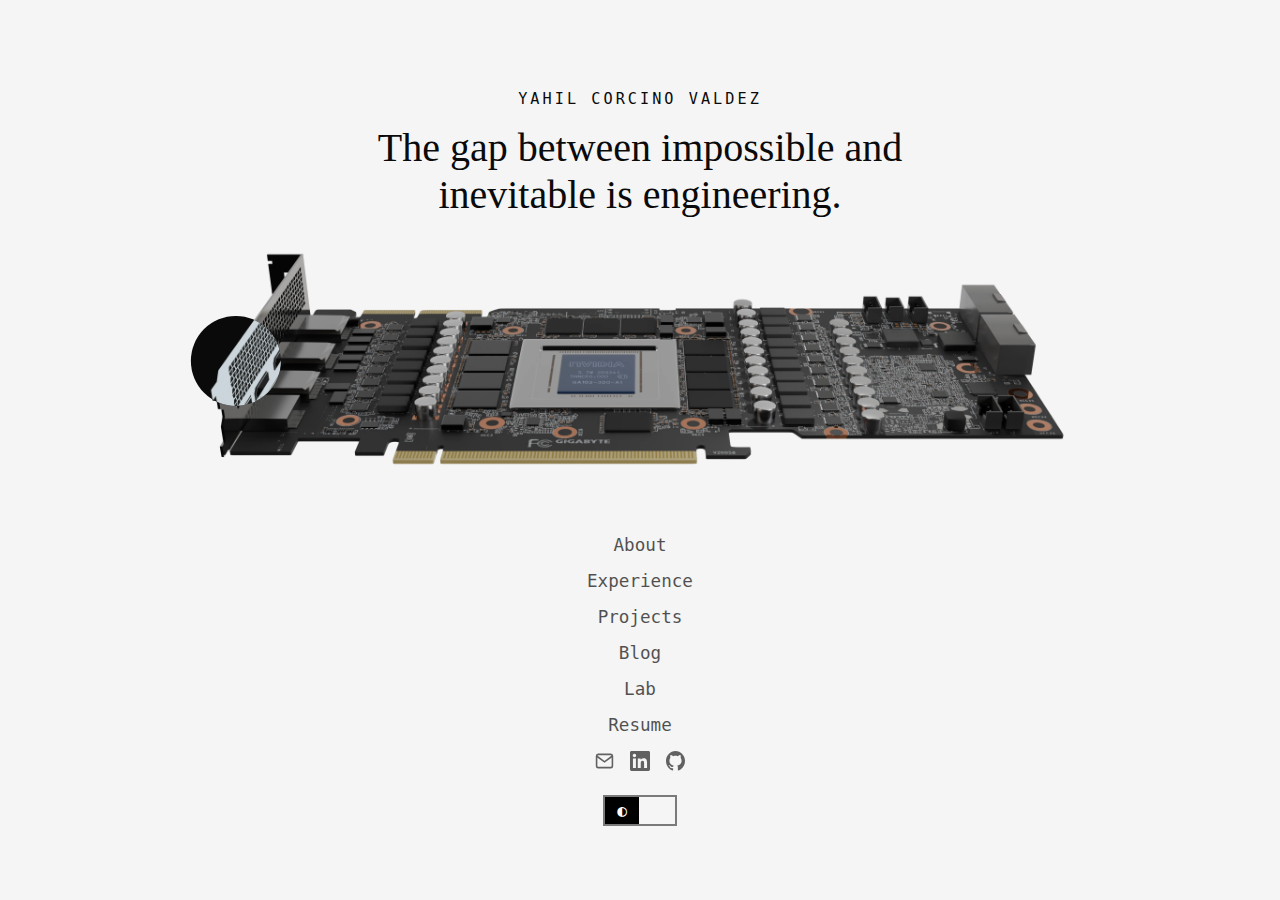
<file: index.html>
<!DOCTYPE html>
<html lang="en">

<head>
    <meta charset="UTF-8">
    <meta name="viewport" content="width=device-width, initial-scale=1.0">

    <title>Yahil Corcino's Portfolio</title>
    <meta name="description"
        content="My name is Yahil Corcino. I'm studying Computer Engineering at NJIT, and I like building.">
    <meta name="keywords"
        content="Yahil Corcino, portfolio, NJIT, new jersey institute of technology, computer engineering, software developer, hardware engineer, projects, experience, skills, blog, IEEE, SHPE">
    <meta name="author" content="Yahil Corcino Valdez">

    <meta property="og:type" content="website">
    <meta property="og:url" content="https://yrcv.org/">
    <meta property="og:title" content="Yahil Corcino's Portfolio">
    <meta property="og:description"
        content="My name is Yahil Corcino. I'm studying Computer Engineering at NJIT, and I like building.">
    <meta property="og:image" content="https://yrcv.github.io/assets/projects/5portfoliosite.png">

    <meta name="mobile-web-app-capable" content="yes">
    <meta name="apple-mobile-web-app-capable" content="yes">
    <meta name="apple-mobile-web-app-title" content="yrcv">
    <meta name="apple-mobile-web-app-status-bar-style" content="black-translucent">
    <link rel="apple-touch-icon" sizes="180x180" href="assets/chip.png">

    <meta property="twitter:card" content="summary_large_image">
    <meta property="twitter:url" content="https://yrcv.org/">
    <meta property="twitter:title" content="Yahil Corcino's Portfolio">
    <meta property="twitter:description"
        content="My name is Yahil Corcino. I'm studying Computer Engineering at NJIT, and I like building.">
    <meta property="twitter:image" content="https://yrcv.github.io/assets/projects/5portfoliosite.png">

    <meta name="theme-color" content="#0a0a0a">

    <link rel="canonical" href="https://yrcv.github.io/">
    <link rel="icon" type="image/png" href="assets/nand.png">
    
    <link rel="stylesheet" href="css/styles.css">

    <link rel="preload" href="pages/landing.html" as="fetch" crossorigin>
    <link rel="preload" href="js/main.js" as="script">
    <link rel="preload" href="assets/xray.webp" as="image">
    <link rel="preload" href="assets/realistic.webp" as="image">
</head>

<body class="dark-mode">
    <main id="content"></main>
    <script src="js/main.js"></script>
    <script src="js/sounds.js"></script>
</body>

</html>
</file>
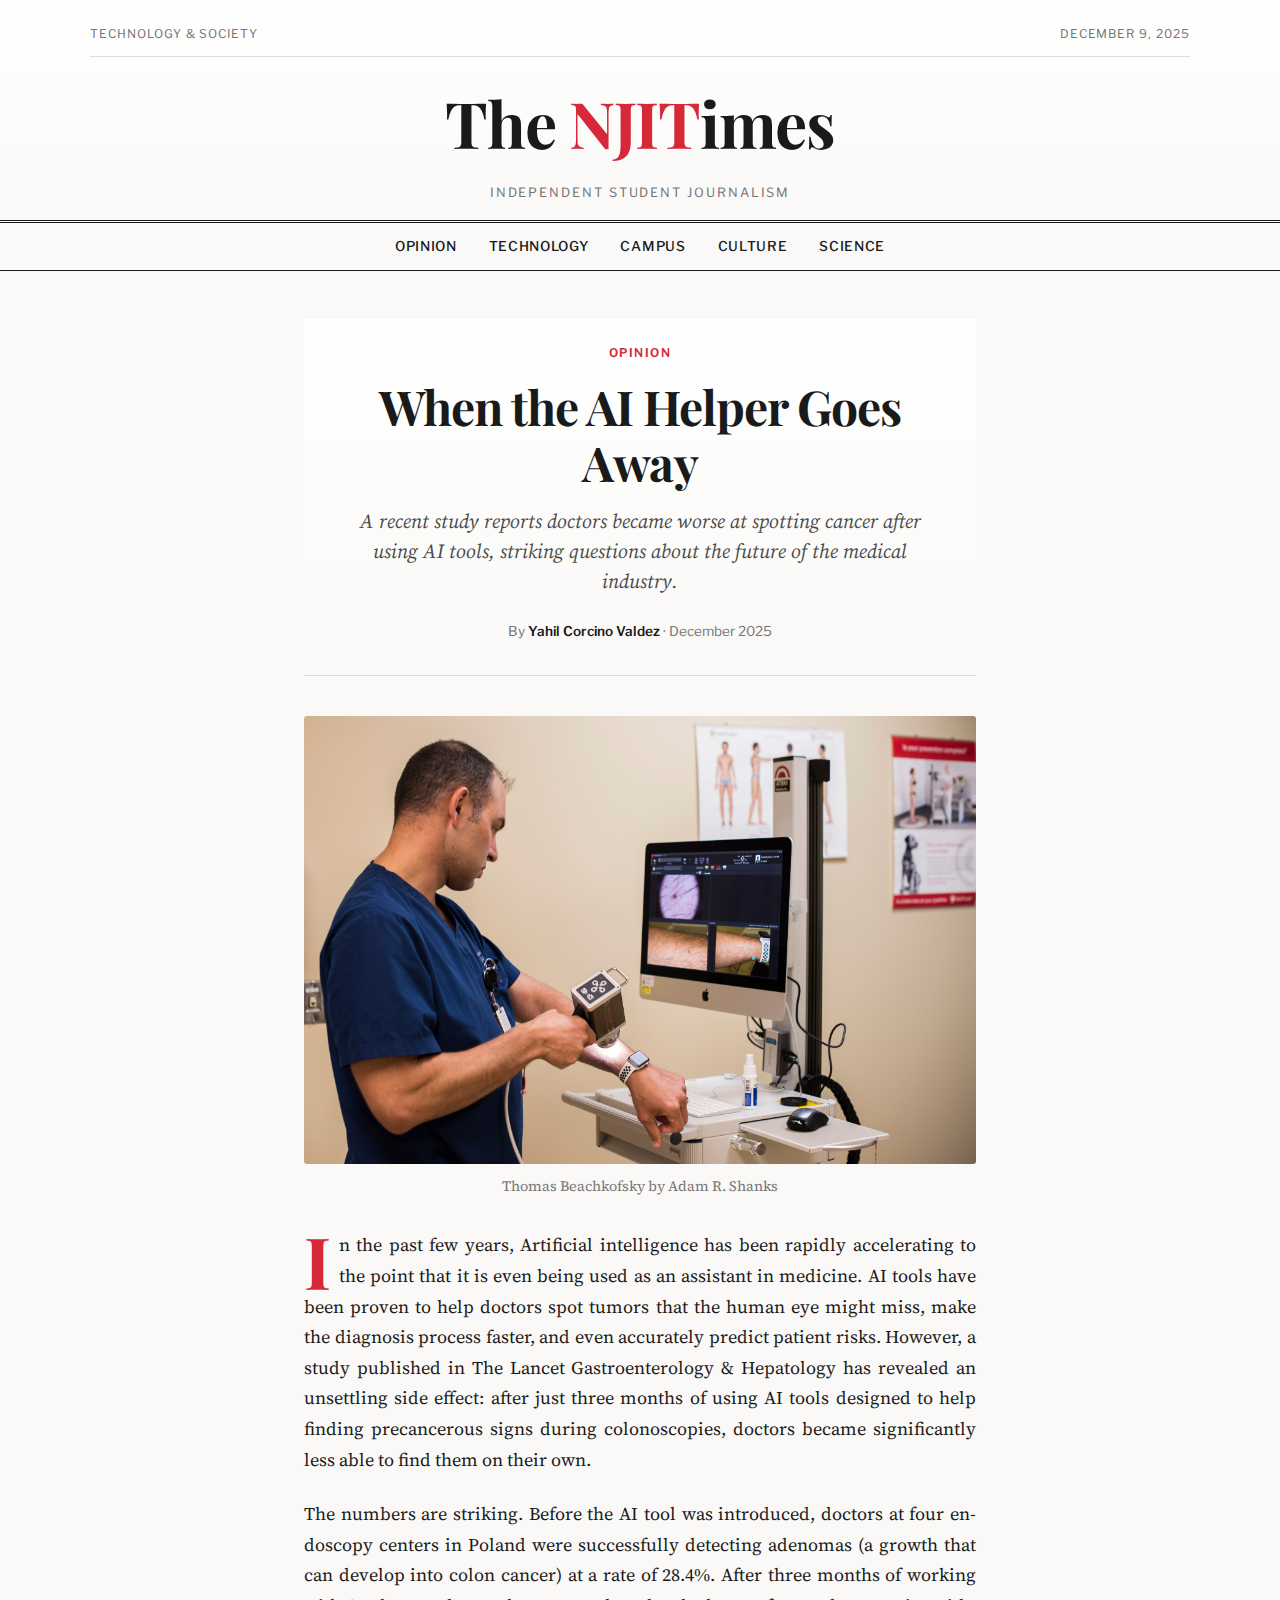
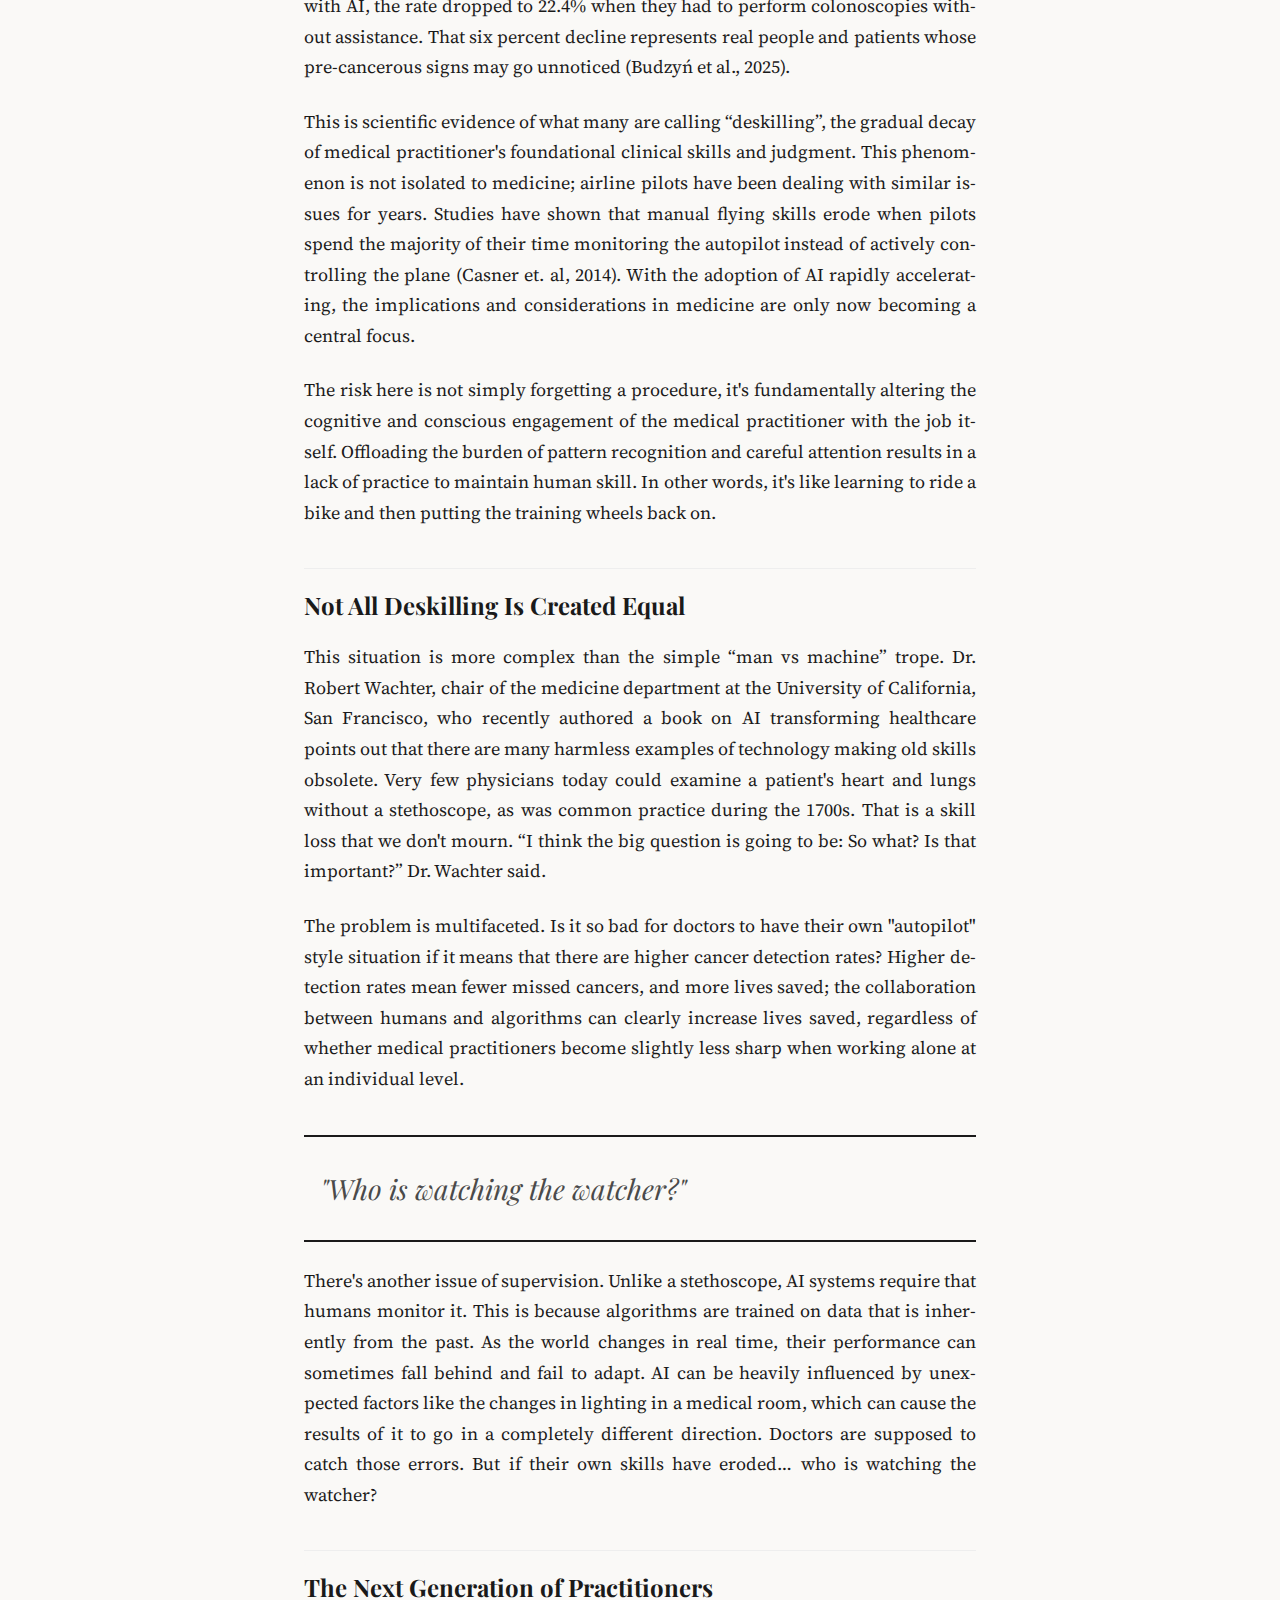
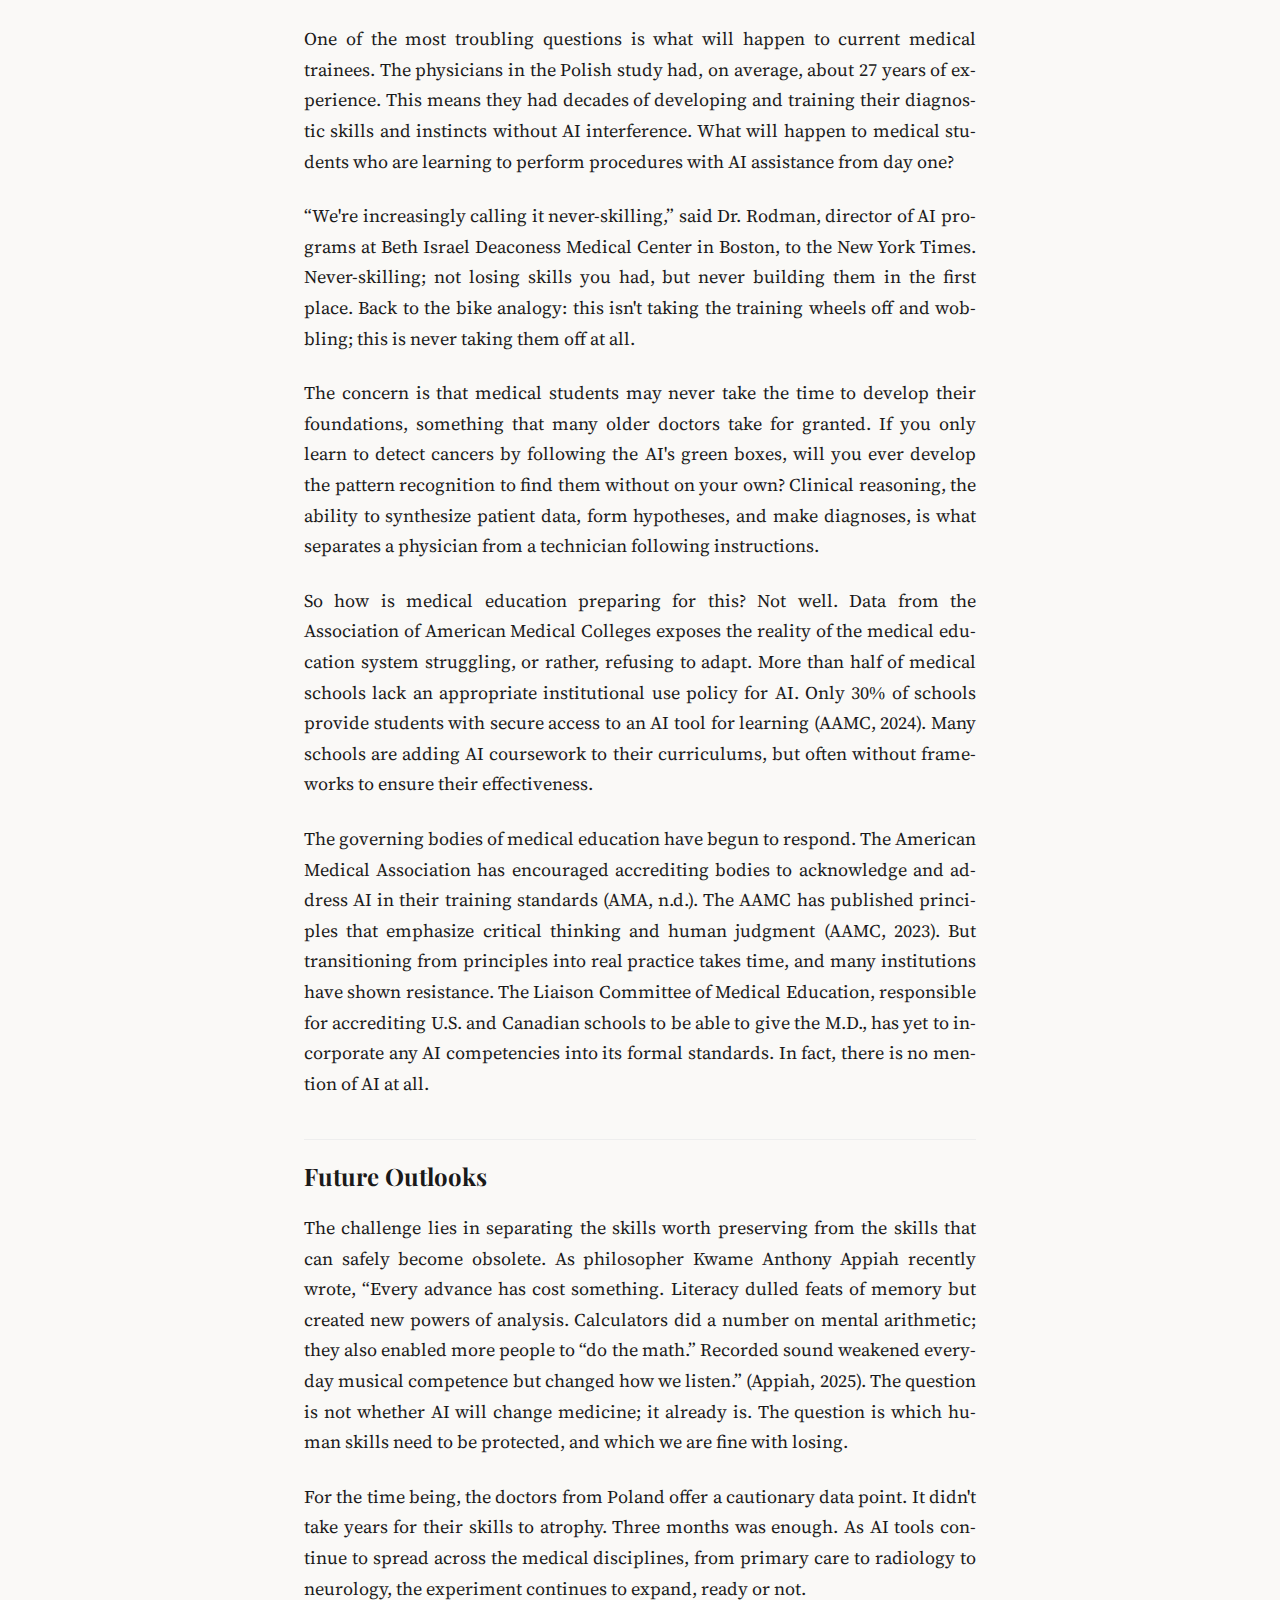
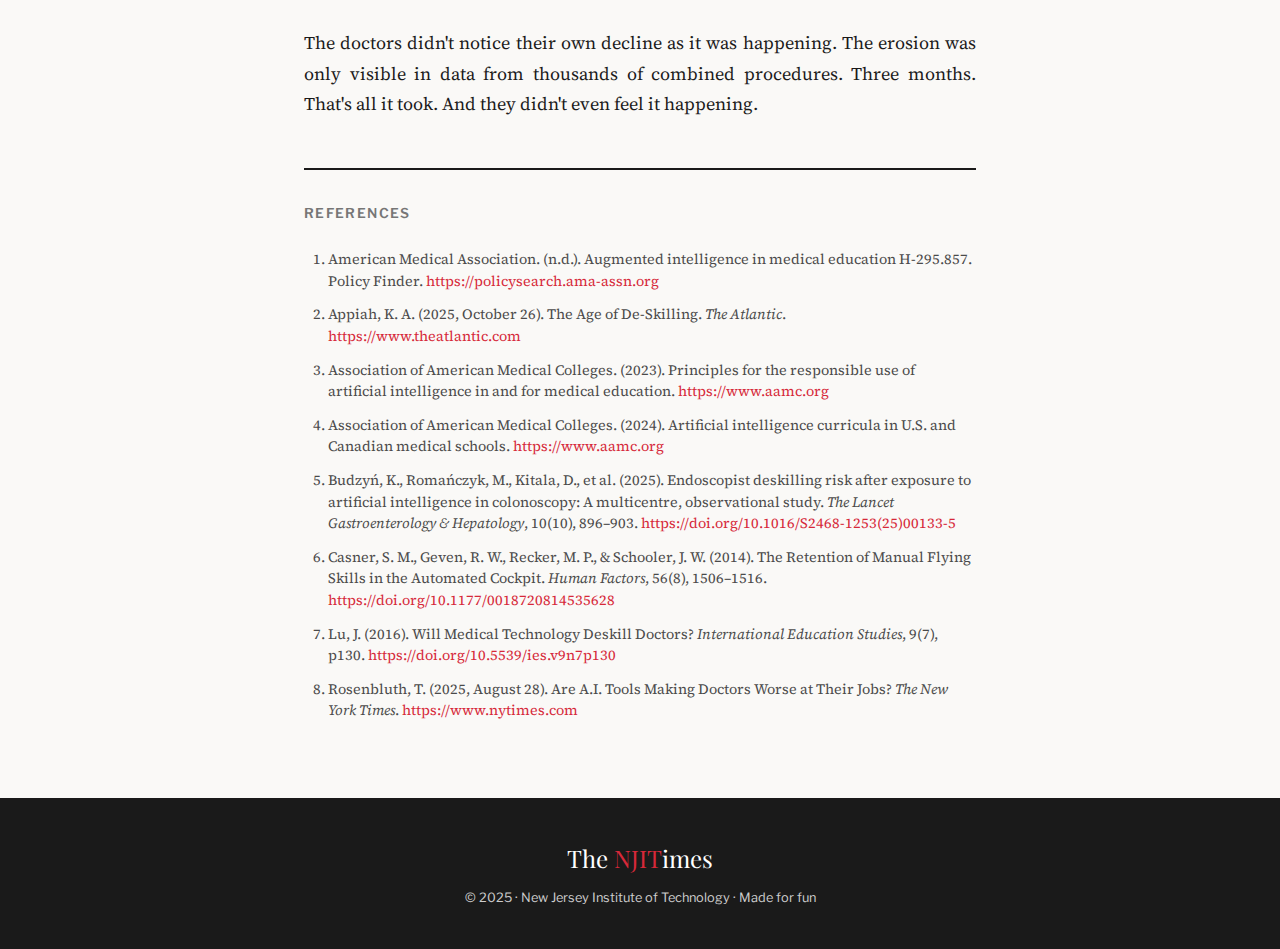
<file: njitimes/index.html>
<!DOCTYPE html>
<html lang="en">
<head>
    <meta charset="UTF-8">
    <meta name="viewport" content="width=device-width, initial-scale=1.0">
    <title>When the AI Helper Goes Away | The NJITimes</title>
    <link rel="preconnect" href="https://fonts.googleapis.com">
    <link rel="preconnect" href="https://fonts.gstatic.com" crossorigin>
    <link href="https://fonts.googleapis.com/css2?family=Playfair+Display:ital,wght@0,400;0,700;1,400&family=Source+Serif+4:ital,opsz,wght@0,8..60,400;0,8..60,600;1,8..60,400&family=Libre+Franklin:wght@400;500;600&display=swap" rel="stylesheet">
    <style>
        :root {
            --njit-red: #D62839;
            --text-primary: #1a1a1a;
            --text-secondary: #4a4a4a;
            --text-muted: #767676;
            --border-color: #1a1a1a;
            --bg-cream: #faf9f7;
            --accent-gold: #c9a227;
        }

        * {
            margin: 0;
            padding: 0;
            box-sizing: border-box;
        }

        body {
            font-family: 'Source Serif 4', Georgia, serif;
            background-color: var(--bg-cream);
            color: var(--text-primary);
            line-height: 1.7;
            font-size: 18px;
        }

        /* Header / Masthead */
        header {
            border-bottom: 3px double var(--border-color);
            padding: 1.5rem 2rem 1rem;
            text-align: center;
            background: linear-gradient(to bottom, #fff, var(--bg-cream));
        }

        .top-bar {
            display: flex;
            justify-content: space-between;
            align-items: center;
            max-width: 1100px;
            margin: 0 auto 0.75rem;
            padding-bottom: 0.75rem;
            border-bottom: 1px solid #ddd;
            font-family: 'Libre Franklin', sans-serif;
            font-size: 0.75rem;
            color: var(--text-muted);
            text-transform: uppercase;
            letter-spacing: 0.08em;
        }

        .masthead {
            max-width: 1100px;
            margin: 0 auto;
        }

        .masthead h1 {
            font-family: 'Playfair Display', Georgia, serif;
            font-size: clamp(2.5rem, 6vw, 4rem);
            font-weight: 700;
            letter-spacing: -0.02em;
            margin-bottom: 0.25rem;
        }

        .masthead h1 .njit {
            color: var(--njit-red);
        }

        .tagline {
            font-family: 'Libre Franklin', sans-serif;
            font-size: 0.8rem;
            text-transform: uppercase;
            letter-spacing: 0.15em;
            color: var(--text-muted);
        }

        /* Navigation */
        nav {
            border-bottom: 1px solid var(--border-color);
            background: var(--bg-cream);
            position: sticky;
            top: 0;
            z-index: 100;
        }

        nav ul {
            display: flex;
            justify-content: center;
            gap: 2rem;
            list-style: none;
            max-width: 1100px;
            margin: 0 auto;
            padding: 0.75rem 2rem;
            font-family: 'Libre Franklin', sans-serif;
            font-size: 0.85rem;
            font-weight: 500;
            text-transform: uppercase;
            letter-spacing: 0.05em;
        }

        nav a {
            color: var(--text-primary);
            text-decoration: none;
            transition: color 0.2s;
        }

        nav a:hover {
            color: var(--njit-red);
        }

        /* Main Article */
        main {
            max-width: 720px;
            margin: 0 auto;
            padding: 3rem 1.5rem 4rem;
        }

        .article-header {
            text-align: center;
            margin-bottom: 2.5rem;
            padding-bottom: 2rem;
            border-bottom: 1px solid #ddd;
        }

        .article-category {
            font-family: 'Libre Franklin', sans-serif;
            font-size: 0.75rem;
            font-weight: 600;
            text-transform: uppercase;
            letter-spacing: 0.12em;
            color: var(--njit-red);
            margin-bottom: 1rem;
        }

        .article-title {
            font-family: 'Playfair Display', Georgia, serif;
            font-size: clamp(2rem, 5vw, 3rem);
            font-weight: 700;
            line-height: 1.15;
            margin-bottom: 1rem;
            letter-spacing: -0.02em;
        }

        .article-subtitle {
            font-family: 'Source Serif 4', Georgia, serif;
            font-size: 1.25rem;
            font-style: italic;
            color: var(--text-secondary);
            line-height: 1.5;
            max-width: 580px;
            margin: 0 auto 1.5rem;
        }

        .article-meta {
            font-family: 'Libre Franklin', sans-serif;
            font-size: 0.85rem;
            color: var(--text-muted);
        }

        .article-meta .author {
            font-weight: 600;
            color: var(--text-primary);
        }

        /* Article Body */
        .article-body p {
            margin-bottom: 1.5rem;
            text-align: justify;
            hyphens: auto;
        }

        .article-body p:first-of-type::first-letter {
            font-family: 'Playfair Display', Georgia, serif;
            font-size: 4.5rem;
            float: left;
            line-height: 0.8;
            padding-right: 0.5rem;
            padding-top: 0.1rem;
            color: var(--njit-red);
            font-weight: 700;
        }

        .article-body h2 {
            font-family: 'Playfair Display', Georgia, serif;
            font-size: 1.5rem;
            font-weight: 700;
            margin: 2.5rem 0 1rem;
            padding-top: 1rem;
            border-top: 1px solid #eee;
        }

        .article-body blockquote {
            margin: 2rem 0;
            padding: 1.5rem 2rem;
            border-left: 4px solid var(--njit-red);
            background: rgba(214, 40, 57, 0.04);
            font-style: italic;
            font-size: 1.1rem;
        }

        .article-body blockquote cite {
            display: block;
            margin-top: 0.75rem;
            font-size: 0.9rem;
            font-style: normal;
            color: var(--text-muted);
        }

        /* Pull Quote */
        .pull-quote {
            font-family: 'Playfair Display', Georgia, serif;
            font-size: 1.75rem;
            font-style: italic;
            text-align: center;
            padding: 2rem 1rem;
            margin: 2.5rem 0;
            border-top: 2px solid var(--border-color);
            border-bottom: 2px solid var(--border-color);
            color: var(--text-secondary);
            line-height: 1.4;
        }

        /* References Section */
        .references {
            margin-top: 3rem;
            padding-top: 2rem;
            border-top: 2px solid var(--border-color);
        }

        .references h3 {
            font-family: 'Libre Franklin', sans-serif;
            font-size: 0.85rem;
            font-weight: 600;
            text-transform: uppercase;
            letter-spacing: 0.1em;
            margin-bottom: 1.5rem;
            color: var(--text-muted);
        }

        .references ol {
            font-size: 0.9rem;
            color: var(--text-secondary);
            padding-left: 1.5rem;
        }

        .references li {
            margin-bottom: 0.75rem;
            line-height: 1.5;
        }

        .references a {
            color: var(--njit-red);
            text-decoration: none;
            word-break: break-word;
            white-space: nowrap;
        }

        .references a:hover {
            text-decoration: underline;
        }

        /* Footer */
        footer {
            background: var(--text-primary);
            color: #ccc;
            padding: 2.5rem 2rem;
            text-align: center;
            font-family: 'Libre Franklin', sans-serif;
            font-size: 0.8rem;
        }

        footer .footer-logo {
            font-family: 'Playfair Display', Georgia, serif;
            font-size: 1.5rem;
            color: #fff;
            margin-bottom: 0.5rem;
        }

        footer .footer-logo .njit {
            color: var(--njit-red);
        }

        /* Responsive */
        @media (max-width: 600px) {
            nav ul {
                gap: 1rem;
                flex-wrap: wrap;
                font-size: 0.75rem;
            }

            .article-body p {
                text-align: left;
            }

            .pull-quote {
                font-size: 1.4rem;
            }
        }
    </style>
</head>
<body>
    <header>
        <div class="top-bar">
            <span>Technology & Society</span>
            <span>December 9, 2025</span>
        </div>
        <div class="masthead">
            <h1>The <span class="njit">NJIT</span>imes</h1>
            <p class="tagline">Independent Student Journalism</p>
        </div>
    </header>

    <nav>
        <ul>
            <li><a href="#">Opinion</a></li>
            <li><a href="#">Technology</a></li>
            <li><a href="#">Campus</a></li>
            <li><a href="#">Culture</a></li>
            <li><a href="#">Science</a></li>
        </ul>
    </nav>

    <main>
        <article>
            <header class="article-header">
                <p class="article-category">Opinion</p>
                <h1 class="article-title">When the AI Helper Goes Away</h1>
                <p class="article-subtitle">A recent study reports doctors became worse at spotting cancer after using AI tools, striking questions about the future of the medical industry.</p>
                <p class="article-meta">
                    By <span class="author">Yahil Corcino Valdez</span> · 
                    December 2025
                </p>
            </header>

            <figure class="hero-image">
                <img src="hero.jpg" alt="A doctor looking at a computer screen displaying medical images with AI assistance." style="width:100%; height:auto; border-radius:3px; margin-bottom:1rem;">
                <figcaption style="font-size:0.9rem; color:var(--text-muted); text-align:center; margin-top:-1rem; margin-bottom:2rem;">Thomas Beachkofsky by Adam R. Shanks</figcaption>
            </figure>

            <div class="article-body">
                <p>In the past few years, Artificial intelligence has been rapidly accelerating to the point that it is even being used as an assistant in medicine. AI tools have been proven to help doctors spot tumors that the human eye might miss, make the diagnosis process faster, and even accurately predict patient risks. However, a study published in The Lancet Gastroenterology & Hepatology has revealed an unsettling side effect: after just three months of using AI tools designed to help finding precancerous signs during colonoscopies, doctors became significantly less able to find them on their own.</p>

                <p>The numbers are striking. Before the AI tool was introduced, doctors at four endoscopy centers in Poland were successfully detecting adenomas (a growth that can develop into colon cancer) at a rate of 28.4%. After three months of working with AI, the rate dropped to 22.4% when they had to perform colonoscopies without assistance. That six percent decline represents real people and patients whose pre-cancerous signs may go unnoticed (Budzyń et al., 2025).</p>

                <p>This is scientific evidence of what many are calling “deskilling”, the gradual decay of medical practitioner's foundational clinical skills and judgment. This phenomenon is not isolated to medicine; airline pilots have been dealing with similar issues for years. Studies have shown that manual flying skills erode when pilots spend the majority of their time monitoring the autopilot instead of actively controlling the plane (Casner et. al, 2014). With the adoption of AI rapidly accelerating, the implications and considerations in medicine are only now becoming a central focus.</p>

                <p>The risk here is not simply forgetting a procedure, it's fundamentally altering the cognitive and conscious engagement of the medical practitioner with the job itself. Offloading the burden of pattern recognition and careful attention results in a lack of practice to maintain human skill. In other words, it's like learning to ride a bike and then putting the training wheels back on.</p>

                <h2>Not All Deskilling Is Created Equal</h2>

                <p>This situation is more complex than the simple “man vs machine” trope. Dr. Robert Wachter, chair of the medicine department at the University of California, San Francisco, who recently authored a book on AI transforming healthcare points out that there are many harmless examples of technology making old skills obsolete. Very few physicians today could examine a patient's heart and lungs without a stethoscope, as was common practice during the 1700s. That is a skill loss that we don't mourn. “I think the big question is going to be: So what? Is that important?” Dr. Wachter said.</p>

                <p>The problem is multifaceted. Is it so bad for doctors to have their own "autopilot" style situation if it means that there are higher cancer detection rates? Higher detection rates mean fewer missed cancers, and more lives saved; the collaboration between humans and algorithms can clearly increase lives saved, regardless of whether medical practitioners become slightly less sharp when working alone at an individual level.</p>

                <p class="pull-quote">"Who is watching the watcher?"</p>

                <p>There's another issue of supervision. Unlike a stethoscope, AI systems require that humans monitor it. This is because algorithms are trained on data that is inherently from the past. As the world changes in real time, their performance can sometimes fall behind and fail to adapt. AI can be heavily influenced by unexpected factors like the changes in lighting in a medical room, which can cause the results of it to go in a completely different direction. Doctors are supposed to catch those errors. But if their own skills have eroded… who is watching the watcher?</p>

                <h2>The Next Generation of Practitioners</h2>

                <p>One of the most troubling questions is what will happen to current medical trainees. The physicians in the Polish study had, on average, about 27 years of experience. This means they had decades of developing and training their diagnostic skills and instincts without AI interference. What will happen to medical students who are learning to perform procedures with AI assistance from day one?</p>

                <p>“We're increasingly calling it never-skilling,” said Dr. Rodman, director of AI programs at Beth Israel Deaconess Medical Center in Boston, to the New York Times. Never-skilling; not losing skills you had, but never building them in the first place. Back to the bike analogy: this isn't taking the training wheels off and wobbling; this is never taking them off at all.</p>

                <p>The concern is that medical students may never take the time to develop their foundations, something that many older doctors take for granted. If you only learn to detect cancers by following the AI's green boxes, will you ever develop the pattern recognition to find them without on your own? Clinical reasoning, the ability to synthesize patient data, form hypotheses, and make diagnoses, is what separates a physician from a technician following instructions.</p>

                <p>So how is medical education preparing for this? Not well. Data from the Association of American Medical Colleges exposes the reality of the medical education system struggling, or rather, refusing to adapt. More than half of medical schools lack an appropriate institutional use policy for AI. Only 30% of schools provide students with secure access to an AI tool for learning (AAMC, 2024). Many schools are adding AI coursework to their curriculums, but often without frameworks to ensure their effectiveness.</p>

                <p>The governing bodies of medical education have begun to respond. The American Medical Association has encouraged accrediting bodies to acknowledge and address AI in their training standards (AMA, n.d.). The AAMC has published principles that emphasize critical thinking and human judgment (AAMC, 2023). But transitioning from principles into real practice takes time, and many institutions have shown resistance. The Liaison Committee of Medical Education, responsible for accrediting U.S. and Canadian schools to be able to give the M.D., has yet to incorporate any AI competencies into its formal standards. In fact, there is no mention of AI at all.</p>

                <h2>Future Outlooks</h2>

                <p>The challenge lies in separating the skills worth preserving from the skills that can safely become obsolete. As philosopher Kwame Anthony Appiah recently wrote, “Every advance has cost something. Literacy dulled feats of memory but created new powers of analysis. Calculators did a number on mental arithmetic; they also enabled more people to “do the math.” Recorded sound weakened everyday musical competence but changed how we listen.” (Appiah, 2025). The question is not whether AI will change medicine; it already is. The question is which human skills need to be protected, and which we are fine with losing.</p>

                <p>For the time being, the doctors from Poland offer a cautionary data point. It didn't take years for their skills to atrophy. Three months was enough. As AI tools continue to spread across the medical disciplines, from primary care to radiology to neurology, the experiment continues to expand, ready or not.</p>

                <p>The doctors didn't notice their own decline as it was happening. The erosion was only visible in data from thousands of combined procedures. Three months. That's all it took. And they didn't even feel it happening.</p>
            </div>

            <section class="references">
                <h3>References</h3>
                <ol>
                    <li>American Medical Association. (n.d.). Augmented intelligence in medical education H-295.857. Policy Finder. <a href="https://policysearch.ama-assn.org/policyfinder/detail/%22Augmented%20Intelligence%20in%20Medical%20Education%20H-295.857%22?uri=%2FAMADoc%2FHOD.xml-H-295.857.xml">https://policysearch.ama-assn.org</a></li>
                    <li>Appiah, K. A. (2025, October 26). The Age of De-Skilling. <em>The Atlantic</em>. <a href="https://www.theatlantic.com/ideas/archive/2025/10/ai-deskilling-automation-technology/684669/">https://www.theatlantic.com</a></li>
                    <li>Association of American Medical Colleges. (2023). Principles for the responsible use of artificial intelligence in and for medical education. <a href="https://www.aamc.org/about-us/mission-areas/medical-education/principles-ai-use">https://www.aamc.org</a></li>
                    <li>Association of American Medical Colleges. (2024). Artificial intelligence curricula in U.S. and Canadian medical schools. <a href="https://www.aamc.org/media/84666/download">https://www.aamc.org</a></li>
                    <li>Budzyń, K., Romańczyk, M., Kitala, D., et al. (2025). Endoscopist deskilling risk after exposure to artificial intelligence in colonoscopy: A multicentre, observational study. <em>The Lancet Gastroenterology & Hepatology</em>, 10(10), 896–903. <a href="https://doi.org/10.1016/S2468-1253(25)00133-5">https://doi.org/10.1016/S2468-1253(25)00133-5</a></li>
                    <li>Casner, S. M., Geven, R. W., Recker, M. P., & Schooler, J. W. (2014). The Retention of Manual Flying Skills in the Automated Cockpit. <em>Human Factors</em>, 56(8), 1506–1516. <a href="https://doi.org/10.1177/0018720814535628">https://doi.org/10.1177/0018720814535628</a></li>
                    <li>Lu, J. (2016). Will Medical Technology Deskill Doctors? <em>International Education Studies</em>, 9(7), p130. <a href="https://doi.org/10.5539/ies.v9n7p130">https://doi.org/10.5539/ies.v9n7p130</a></li>
                    <li>Rosenbluth, T. (2025, August 28). Are A.I. Tools Making Doctors Worse at Their Jobs? <em>The New York Times</em>. <a href="https://www.nytimes.com/2025/08/28/well/ai-making-doctors-worse-deskilling.html">https://www.nytimes.com</a></li>
                </ol>
            </section>
        </article>
    </main>

    <footer>
        <p class="footer-logo">The <span class="njit">NJIT</span>imes</p>
        <p>© 2025 · New Jersey Institute of Technology · Made for fun</p>
    </footer>
</body>
</html>
</file>
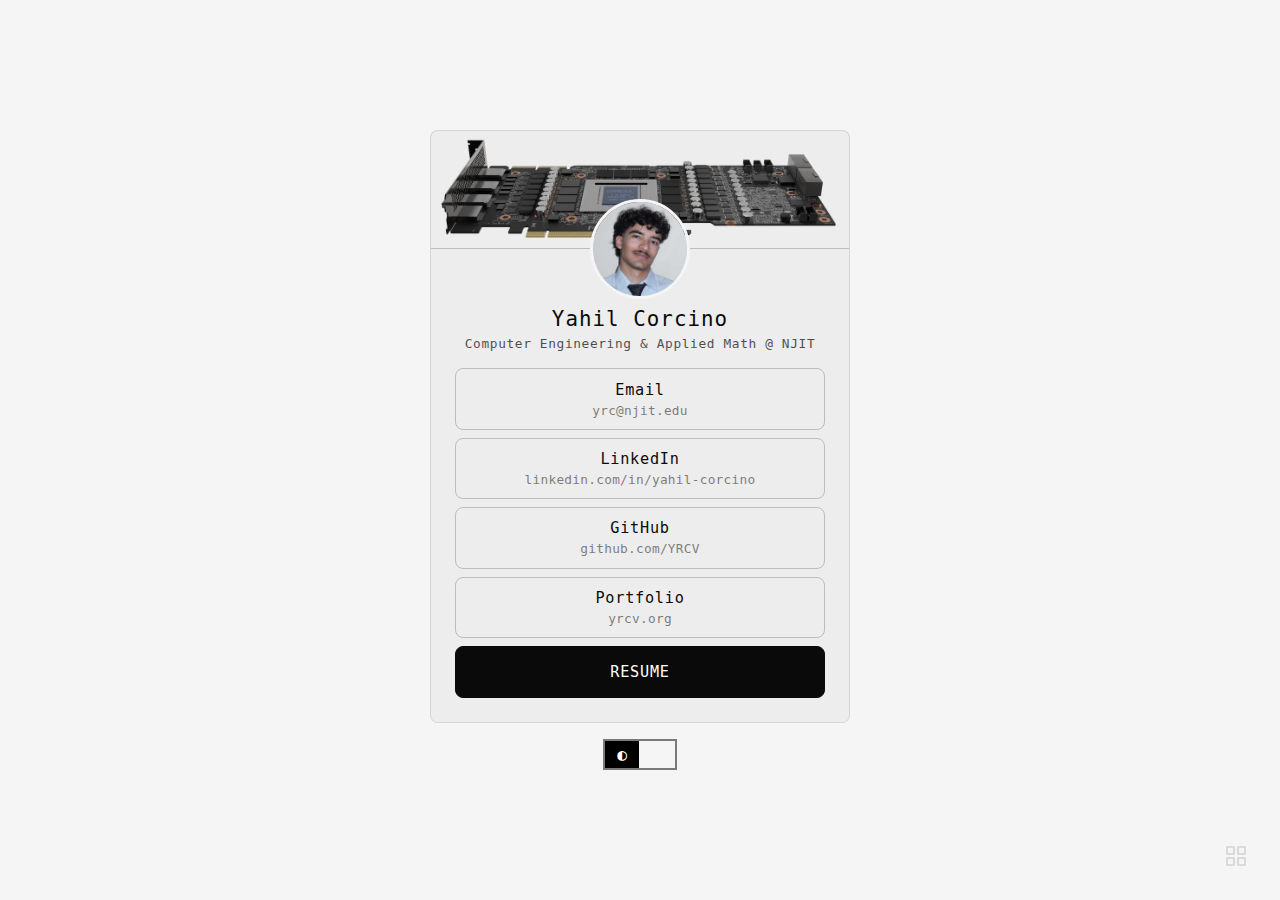
<file: links.html>
<!DOCTYPE html>
<html lang="en">

<head>
    <meta charset="UTF-8">
    <meta name="viewport" content="width=device-width, initial-scale=1.0">
    <title>Yahil Corcino - Links</title>

    <meta name="theme-color" content="#0a0a0a">

    <link rel="icon" type="image/png" href="assets/nand.png">
    <link rel="stylesheet" href="css/styles.css">

    <style>
        #links-page {
            min-height: 100dvh;
            display: flex;
            flex-direction: column;
            align-items: center;
            justify-content: center;
            padding: 1rem;
            font-family: 'SF MONO', 'Fira Code', monospace;
        }

        .links-card {
            width: 100%;
            max-width: 420px;
            background: rgb(15, 15, 15);
            border: 1px solid rgba(255, 255, 255, 0.1);
            border-radius: 8px;
            position: relative;
        }

        body.light-mode .links-card {
            background: rgba(0, 0, 0, 0.03);
            border: 1px solid rgba(0, 0, 0, 0.1);
        }

        .links-banner {
            width: 100%;
            aspect-ratio: 32/9;
            position: relative;
            background-color: transparent;
            border-bottom: 1px solid rgba(255, 255, 255, 0.2);
            border-top-left-radius: 8px;
            border-top-right-radius: 8px;
            overflow: hidden;
        }

        body.light-mode .links-banner {
            border-bottom: 1px solid rgba(0, 0, 0, 0.2);
        }

        .links-pcb {
            width: 100%;
            height: 100%;
            background-size: contain;
            background-repeat: no-repeat;
            background-position: center;
            transition: background-image 0.5s ease;
        }

        body.dark-mode .links-pcb {
            background-image: url('assets/xray.webp');
        }

        body.light-mode .links-pcb {
            background-image: url('assets/realistic.webp');
        }

        .links-profile-container {
            display: flex;
            justify-content: center;
            margin-top: -50px;
            position: relative;
            z-index: 2;
        }

        .links-profile-pic {
            width: 100px;
            height: 100px;
            border-radius: 50%;
            object-fit: cover;
            border: 3px solid #0a0a0a;
            transition: border-color 0.5s ease;
        }

        body.light-mode .links-profile-pic {
            border: 3px solid #f5f5f5;
        }

        .links-header {
            text-align: center;
            padding: 0.5rem 1.5rem 0;
        }

        .links-name {
            font-size: 1.3rem;
            font-weight: 300;
            margin-bottom: 0.25rem;
            letter-spacing: 0.05em;
        }

        .links-desc {
            font-size: 0.8rem;
            opacity: 0.7;
            margin-bottom: 1rem;
            letter-spacing: 0.05em;
            line-height: 1.4;
        }

        .links-list {
            display: flex;
            flex-direction: column; 
            gap: 0.5rem;
            padding: 0 1.5rem 1.5rem;
        }

        .link-item {
            display: flex;
            flex-direction: column;
            align-items: center;
            justify-content: center;
            padding: 0.7rem 1rem;
            border: 1px solid rgba(255, 255, 255, 0.2);
            border-radius: 8px;
            text-decoration: none;
            color: inherit;
            transition: background-color 0.2s ease, border-color 0.2s ease, transform 0.2s ease;
            position: relative;
        }

        body.light-mode .link-item {
            border: 1px solid rgba(0, 0, 0, 0.2);
        }

        .link-item:hover {
            border-color: rgba(255, 255, 255, 0.5);
            background-color: rgba(255, 255, 255, 0.02);
            transform: translateY(-2px);
        }

        body.light-mode .link-item:hover {
            border-color: rgba(0, 0, 0, 0.5);
            background-color: rgba(0, 0, 0, 0.02);
        }

        .link-title {
            font-size: 0.95rem;
            font-weight: 400;
            letter-spacing: 0.05em;
        }

        .link-subtext {
            font-size: 0.8rem;
            opacity: 0.5;
            margin-top: 0.25rem;
            letter-spacing: 0.02em;
        }

        .mode-toggle-links {
            margin-top: 1rem;
            display: flex;
            justify-content: center;
            width: 100%;
        }

        .portfolio-link {
            position: relative;
            overflow: hidden;
        }

        #portfolio-button-canvas {
            position: absolute;
            top: 0;
            left: 0;
            width: 100%;
            height: 100%;
            pointer-events: none;
        }

        .resume-link {
            background-color: #ffffff;
            color: #0a0a0a !important;
            border-color: #ffffff;
            font-weight: 600;
            padding: 1rem;
            transition: all 0.2s ease;
            text-transform: uppercase;
            letter-spacing: 0.1em;
        }

        .resume-link:hover {
            background-color: #e6e6e6;
            border-color: #e6e6e6;
            transform: translateY(-2px);
        }

        body.light-mode .resume-link {
            background-color: #0a0a0a;
            color: #ffffff !important;
            border-color: #0a0a0a;
        }

        body.light-mode .resume-link:hover {
            background-color: #1a1a1a;
            border-color: #1a1a1a;
            transform: translateY(-2px);
        }

        .qr-btn {
            position: fixed;
            bottom: 1.5rem;
            right: 1.5rem;
            background: transparent;
            border: none;
            color: rgba(255, 255, 255, 0.15);
            cursor: pointer;
            transition: color 0.2s ease, transform 0.2s ease;
            padding: 0.5rem;
            z-index: 50;
            display: flex;
            align-items: center;
            justify-content: center;
        }

        body.light-mode .qr-btn {
            color: rgba(0, 0, 0, 0.15);
        }

        .qr-btn:hover {
            color: rgba(255, 255, 255, 0.5);
            transform: scale(1.05);
        }

        body.light-mode .qr-btn:hover {
            color: rgba(0, 0, 0, 0.5);
        }

        .qr-modal {
            position: fixed;
            top: 0;
            left: 0;
            width: 100%;
            height: 100%;
            background: rgba(10, 10, 10, 0.85);
            backdrop-filter: blur(5px);
            -webkit-backdrop-filter: blur(5px);
            display: flex;
            flex-direction: column;
            align-items: center;
            justify-content: center;
            z-index: 1000;
            opacity: 0;
            pointer-events: none;
            transition: opacity 0.3s ease;
        }

        body.light-mode .qr-modal {
            background: rgba(245, 245, 245, 0.85);
        }

        .qr-modal.active {
            opacity: 1;
            pointer-events: auto;
        }

        .qr-card {
            background: transparent;
            border: 1px solid rgba(255, 255, 255, 0.2);
            padding: 2rem;
            border-radius: 8px;
            display: flex;
            flex-direction: column;
            align-items: center;
            gap: 1.5rem;
            transform: translateY(20px);
            transition: transform 0.3s ease;
        }

        body.light-mode .qr-card {
            border: 1px solid rgba(0, 0, 0, 0.2);
        }

        .qr-modal.active .qr-card {
            transform: translateY(0);
        }

        .qr-image-container {
            width: 200px;
            height: 200px;
            background: #fff;
            padding: 10px;
            border-radius: 8px;
            position: relative;
        }

        .qr-image-container img {
            width: 100%;
            height: 100%;
            display: block;
        }

        .qr-close {
            background: transparent;
            border: 1px solid rgba(255, 255, 255, 0.2);
            color: inherit;
            padding: 0.5rem 1.5rem;
            border-radius: 4px;
            cursor: pointer;
            font-family: inherit;
            font-size: 0.9rem;
            transition: all 0.2s ease;
        }

        body.light-mode .qr-close {
            border: 1px solid rgba(0, 0, 0, 0.2);
        }

        .qr-close:hover {
            background: rgba(255, 255, 255, 0.1);
        }

        body.light-mode .qr-close:hover {
            background: rgba(0, 0, 0, 0.05);
        }
    </style>
</head>

<body class="dark-mode">
    <div id="links-page">
        <div class="links-card">


            <div class="links-banner">
                <div class="links-pcb"></div>
            </div>
            <div class="links-profile-container">
                <img src="assets/profile.jpg" alt="Yahil Corcino Valdez" class="links-profile-pic">
            </div>

            <div class="links-header">
                <h1 class="links-name">Yahil Corcino</h1>
                <p class="links-desc">Computer Engineering & Applied Math @ NJIT</p>
            </div>

            <div class="links-list">
                <a href="mailto:yrc@njit.edu" class="link-item">
                    <span class="link-title">Email</span>
                    <span class="link-subtext">yrc@njit.edu</span>
                </a>
                <a href="https://linkedin.com/in/yahil-corcino" target="_blank" rel="noopener noreferrer"
                    class="link-item">
                    <span class="link-title">LinkedIn</span>
                    <span class="link-subtext">linkedin.com/in/yahil-corcino</span>
                </a>
                <a href="https://github.com/YRCV" target="_blank" rel="noopener noreferrer" class="link-item">
                    <span class="link-title">GitHub</span>
                    <span class="link-subtext">github.com/YRCV</span>
                </a>
                <a href="https://yrcv.github.io" class="link-item portfolio-link">
                    <canvas id="portfolio-button-canvas"></canvas>
                    <span class="link-title">Portfolio</span>
                    <span class="link-subtext">yrcv.org</span>
                </a>
                <a href="assets/YahilCorcinoResume.pdf" target="_blank" class="link-item resume-link">
                    <span class="link-title">Resume</span>
                </a>
            </div>
        </div>

        <div class="mode-toggle mode-toggle-links">
            <button class="mode-button" onclick="toggleLocalMode()">
                <span class="mode-icon dark-icon">◐</span>
                <span class="mode-icon light-icon">◐</span>
            </button>
        </div>
    </div>

    <button class="qr-btn" onclick="toggleQRModal()" title="Show QR Code">
        <svg xmlns="http://www.w3.org/2000/svg" width="24" height="24" viewBox="0 0 24 24" fill="none" stroke="currentColor" stroke-width="1.5" stroke-linecap="round" stroke-linejoin="round">
            <rect x="3" y="3" width="7" height="7"></rect>
            <rect x="14" y="3" width="7" height="7"></rect>
            <rect x="14" y="14" width="7" height="7"></rect>
            <rect x="3" y="14" width="7" height="7"></rect>
        </svg>
    </button>

    <div class="qr-modal" id="qrModal" onclick="if(event.target === this) toggleQRModal()">
        <div class="qr-card">
            <div class="qr-image-container">
                <img id="qrCodeImg" src="assets/links-qr.png" alt="Page QR Code">
            </div>
            <button class="qr-close" onclick="toggleQRModal()">Close</button>
        </div>
    </div>

    <script>
        function toggleQRModal() {
            const modal = document.getElementById('qrModal');
            modal.classList.toggle('active');
        }

        document.addEventListener('keydown', function(event) {
            if (event.key === 'Escape') {
                const modal = document.getElementById('qrModal');
                if (modal && modal.classList.contains('active')) {
                    toggleQRModal();
                }
            }
        });

        function toggleLocalMode() {
            const currentMode = document.body.className.includes('dark') ? 'dark' : 'light';
            const newMode = currentMode === 'dark' ? 'light' : 'dark';
            document.body.className = newMode + '-mode';
            localStorage.setItem('preferredMode', newMode);
        }

        function initLocalMode() {
            const savedMode = localStorage.getItem('preferredMode');
            const prefersDark = window.matchMedia('(prefers-color-scheme: dark)').matches;
            document.body.className = (savedMode || (prefersDark ? 'dark' : 'light')) + '-mode';
        }

        document.addEventListener('DOMContentLoaded', initLocalMode);
    </script>
</body>

</html>
</file>
<file: css/styles.css>
/* Reset & base styles */
* {
    margin: 0;
    padding: 0;
    box-sizing: border-box;
}

::selection {
    background-color: oklch(61.53% 0.1675 262.04 / 10%);
    color: oklch(61.53% 0.1675 262.04);
}

body {
    min-height: 100vh;
    font-family: 'SF MONO', 'Fira Code', monospace;
    transition: background-color 0.5s ease;
}

/* Theme modes */
body.dark-mode {
    background-color: #0a0a0a;
    color: #ffffff;
}

body.light-mode {
    background-color: #f5f5f5;
    color: #0a0a0a;
}

/* Typography */
.header {
    letter-spacing: 0.2em;
    font-size: 0.95rem;
    text-transform: uppercase;
    margin-top: 1rem;
    margin-bottom: 1rem;
}

.tagline {
    font-size: 2.5rem;
    text-align: center;
    margin-bottom: 1rem;
    font-weight: 300;
    font-family: Georgia, serif;
    width: 600px;
    max-width: 90vw;
}

/* Layout sections */
#landing {
    min-height: 100vh;
    display: flex;
    flex-direction: column;
    align-items: center;
    justify-content: center;
}

section:not(#landing) {
    min-height: 100vh;
    padding: 6rem 2rem 4rem;
    display: flex;
    flex-direction: column;
    align-items: center;
    justify-content: flex-start;
}

/* Landing page navigation - vertical list */
.landing-nav {
    display: flex;
    flex-direction: column;
    gap: 1rem;
    margin-top: 3rem;
    align-items: center;
}

.landing-link {
    color: inherit;
    text-decoration: none;
    font-size: 1.1rem;
    opacity: 0.7;
    transition: opacity 0.2s;
    position: relative;
}

.landing-link::before {
    /* Arrow that appears on hover */
    content: '→ ';
    opacity: 0;
    position: absolute;
    left: -1.5rem;
    transition: opacity 0.2s;
}

.landing-link:hover {
    opacity: 1;
}

.landing-link:hover::before {
    opacity: 1;
}

/* Back to home link on other pages */
.back-home {
    position: fixed;
    top: 2rem;
    left: 2rem;
    color: inherit;
    text-decoration: none;
    opacity: 0.6;
    transition: opacity 0.2s;
    z-index: 100;
}

.back-home:hover {
    opacity: 1;
}

/* PCB effect */
.pcb-container {
    position: relative;
    width: 900px;
    max-width: 90vw;
    aspect-ratio: 32/9;
}

.pcb-layer {
    position: absolute;
    top: 0;
    left: 0;
    width: 100%;
    height: 100%;
    background-size: contain;
    background-repeat: no-repeat;
    background-position: center;
}

body.dark-mode .pcb-base {
    background-image: url('../assets/xray.webp');
}

body.dark-mode .pcb-reveal {
    background-image: url('../assets/realistic.webp');
    clip-path: circle(0px at 50% 50%);
}

body.light-mode .pcb-base {
    background-image: url('../assets/realistic.webp');
}

body.light-mode .pcb-reveal {
    background-image: url('../assets/xray.webp');
    background-color: #0a0a0a;
    clip-path: circle(0px at 50% 50%);
}

.custom-cursor {
    position: fixed;
    width: 90px;
    height: 90px;
    border: 1px solid rgba(255, 255, 255, 0.25);
    border-radius: 50%;
    pointer-events: none;
    transform: translate(-50%, -50%);
    opacity: 0;
    transition: opacity 0.15s ease;
    z-index: 1000;
}

body.light-mode .custom-cursor {
    border-color: rgba(0, 0, 0, 0.3);
}

/* Modde toggle button */
.mode-toggle {
    margin-top: 2rem;
}

.mode-toggle .mode-button {
    display: flex;
    padding: 0;
    background: transparent;
    border: 2px solid;
    color: inherit;
    cursor: pointer;
    font-family: inherit;
    font-size: 1rem;
    overflow: hidden;
    transition: all 0.3s ease;
}

.mode-toggle .mode-icon {
    padding: 0.25rem 0.75rem;
    transition: all 0.3s ease;
}

.mode-toggle .dark-icon,
.mode-toggle .light-icon {
    display: none;
}

body.dark-mode .mode-toggle .dark-icon {
    display: block;
    background: white;
    color: black;
    margin-left: 2.25rem;
}

body.light-mode .mode-toggle .light-icon {
    display: block;
    background: black;
    color: white;
    margin-right: 2.25rem;
}

body.dark-mode .mode-toggle .mode-button {
    border-color: rgba(255, 255, 255, 0.5);
}

body.light-mode .mode-toggle .mode-button {
    border-color: rgba(0, 0, 0, 0.5);
}

/* Mode toggle on different pages */
#landing .mode-toggle {
    margin-top: 1.5rem;
}

/* Social Icons on Landing */
.social-icons {
    display: flex;
    gap: 1rem;
    margin-top: 1rem;
    justify-content: center;
}

.social-icon {
    opacity: 0.6;
    transition: opacity 0.3s ease, transform 0.3s ease;
    display: flex;
    align-items: center;
}

.social-icon:hover {
    opacity: 1;
    transform: translateY(-2px);
}

.social-icon img {
    width: 1.2rem;
    height: 1.2rem;
}

body.dark-mode .social-icon img {
    filter: invert(1) brightness(1);
}

body.light-mode .social-icon img {
    filter: none;
}


.page-mode-toggle {
    position: fixed;
    top: 2rem;
    right: 2rem;
    margin: 0rem;
    z-index: 100;
}

/* About Page Styles */
.about-container {
    max-width: 800px;
    width: 100%;
    padding: 0 2rem;
}

/* Profile Section */
.profile-section {
    text-align: center;
    margin-bottom: 4rem;
    animation: fadeIn 0.6s ease-out;
}

.profile-picture {
    width: 180px;
    height: 180px;
    border-radius: 50%;
    object-fit: cover;
    margin-bottom: 1.5rem;
    transition: transform 0.3s ease, box-shadow 0.3s ease;
}

body.dark-mode .profile-picture {
    border: 3px solid rgba(255, 255, 255, 0.2);
    box-shadow: 0 8px 32px rgba(255, 255, 255, 0.1);
}

body.light-mode .profile-picture {
    border: 3px solid rgba(0, 0, 0, 0.1);
    box-shadow: 0 8px 32px rgba(0, 0, 0, 0.1);
}

.profile-picture:hover {
    transform: scale(1.05);
}

body.dark-mode .profile-picture:hover {
    box-shadow: 0 12px 48px rgba(255, 255, 255, 0.15);
}

body.light-mode .profile-picture:hover {
    box-shadow: 0 12px 48px rgba(0, 0, 0, 0.15);
}

.profile-name {
    font-size: 2rem;
    font-weight: 300;
    margin-bottom: 0.5rem;
    letter-spacing: 0.05em;
}

.profile-title {
    font-size: 1.1rem;
    opacity: 0.7;
    letter-spacing: 0.1em;
    text-transform: uppercase;
    font-size: 0.9rem;
}

/* Bio Section */
.bio-section {
    margin-bottom: 4rem;
    animation: fadeIn 0.8s ease-out;
}

.section-heading {
    font-size: 1.5rem;
    font-weight: 300;
    margin-bottom: 1.5rem;
    letter-spacing: 0.1em;
    text-transform: uppercase;
    font-size: 1rem;
    opacity: 0.8;
}

.bio-content p {
    font-size: 1.05rem;
    line-height: 1.7;
    margin-bottom: 1.5rem;
    opacity: 0.9;
    font-family: -apple-system, BlinkMacSystemFont, 'Segoe UI', 'Roboto', 'Helvetica Neue', Arial, sans-serif;
}

.bio-content strong {
    font-weight: 600;
    opacity: 1;
}

.highlight-yellow {
    color: #ffd700;
}

body.light-mode .highlight-yellow {
    color: #ffa200;
}

.highlight-red {
    color: #ff453a;
}

body.light-mode .highlight-red {
    color: #f10c00;
}

.highlight-blue {
    color: #00a4fc;
}

body.light-mode .highlight-blue {
    color: #003db8;
}

/* Quote Section */
.quote-section {
    margin: 4rem 0;
    text-align: center;
}

.favorite-quote {
    font-size: 1.3rem;
    font-weight: 300;
    font-style: italic;
    line-height: 1.6;
    opacity: 0.8;
    margin: 0;
    padding: 0;
    border: none;
}

/* Gallery Section */
.gallery-section {
    margin-bottom: 4rem;
    animation: fadeIn 1s ease-out;
}

.gallery-grid {
    column-count: 3;
    column-gap: 1.5rem;
    margin-top: 2rem;
}

.gallery-item {
    position: relative;
    overflow: hidden;
    border-radius: 8px;
    cursor: pointer;
    transition: transform 0.3s ease, box-shadow 0.3s ease;
    margin-bottom: 1.5rem;
    break-inside: avoid;
    display: inline-block;
    width: 100%;
}

body.dark-mode .gallery-item {
    background: rgba(255, 255, 255, 0.05);
    border: 1px solid rgba(255, 255, 255, 0.1);
}

body.light-mode .gallery-item {
    background: rgba(0, 0, 0, 0.05);
    border: 1px solid rgba(0, 0, 0, 0.1);
}

.gallery-image {
    width: 100%;
    height: auto;
    display: block;
    transition: transform 0.3s ease;
}

.gallery-caption {
    position: absolute;
    bottom: 0;
    left: 0;
    right: 0;
    padding: 1.5rem 1rem;
    background: linear-gradient(to top, rgba(0, 0, 0, 0.8), transparent);
    color: white;
    font-size: 0.95rem;
    opacity: 0;
    transform: translateY(10px);
    transition: opacity 0.3s ease, transform 0.3s ease;
    pointer-events: none;
}

.gallery-item:hover {
    transform: translateY(-4px);
}

body.dark-mode .gallery-item:hover {
    box-shadow: 0 12px 32px rgba(255, 255, 255, 0.15);
}

body.light-mode .gallery-item:hover {
    box-shadow: 0 12px 32px rgba(0, 0, 0, 0.15);
}

.gallery-item:hover .gallery-image {
    transform: scale(1.05);
}

.gallery-item:hover .gallery-caption {
    opacity: 1;
    transform: translateY(0);
}

/* Skills Section on About Page */
.skills-section {
    margin-top: 4rem;
}

.skills-content-about {
    display: flex;
    flex-direction: column;
    gap: 1.5rem;
}

.skills-content-about .skill-category {
    margin-bottom: 0;
}

.skills-content-about .skill-category-name {
    font-size: 0.85rem;
    font-weight: 400;
    margin-bottom: 1rem;
    letter-spacing: 0.15em;
    text-transform: uppercase;
    opacity: 0.6;
}

.skills-content-about .skill-list {
    display: flex;
    flex-wrap: wrap;
    gap: 0.6rem;
}

.skills-content-about .skill-box {
    padding: 0.4rem 0.85rem;
    border-radius: 3px;
    font-size: 0.85rem;
    font-weight: 400;
    transition: all 0.2s ease;
    cursor: default;
}

body.dark-mode .skills-content-about .skill-box {
    background: rgba(255, 255, 255, 0.04);
    border: 1px solid rgba(255, 255, 255, 0.12);
}

body.light-mode .skills-content-about .skill-box {
    background: rgba(0, 0, 0, 0.025);
    border: 1px solid rgba(0, 0, 0, 0.12);
}

.skills-content-about .skill-box:hover {
    transform: translateY(-1px);
}

body.dark-mode .skills-content-about .skill-box:hover {
    background: rgba(255, 255, 255, 0.06);
    border-color: rgba(255, 255, 255, 0.2);
}

body.light-mode .skills-content-about .skill-box:hover {
    background: rgba(0, 0, 0, 0.04);
    border-color: rgba(0, 0, 0, 0.2);
}

/* Projects Page Styles */
.projects-container {
    max-width: 1200px;
    width: 100%;
    padding: 0 2rem;
}

.projects-grid {
    display: grid;
    grid-template-columns: repeat(3, 1fr);
    gap: 2rem;
    margin-top: 3rem;
}

.project-card {
    border-radius: 8px;
    overflow: hidden;
    transition: border-color 0.15s ease, box-shadow 0.15s ease;
    cursor: pointer;
}

body.dark-mode .project-card {
    background: rgba(255, 255, 255, 0.03);
    border: 1px solid rgba(255, 255, 255, 0.1);
}

body.light-mode .project-card {
    background: rgba(0, 0, 0, 0.02);
    border: 1px solid rgba(0, 0, 0, 0.1);
}

body.dark-mode .project-card:hover {
    border-color: rgba(255, 255, 255, 0.3);
    box-shadow: 0 0 8px rgba(255, 255, 255, 0.06);
}

body.light-mode .project-card:hover {
    border-color: rgba(0, 0, 0, 0.3);
    box-shadow: 0 0 8px rgba(0, 0, 0, 0.06);
}

.project-image-container {
    position: relative;
    width: 100%;
    height: 200px;
    overflow: hidden;
}

.project-image-blur {
    position: absolute;
    top: 50%;
    left: 50%;
    transform: translate(-50%, -50%) scale(1.3);
    width: 100%;
    height: 100%;
    object-fit: cover;
    filter: blur(40px) saturate(1.2);
    z-index: 0;
}

body.dark-mode .project-image-blur {
    opacity: 0.4;
}

body.light-mode .project-image-blur {
    opacity: 0.6;
}

.project-image {
    position: relative;
    z-index: 1;
    width: 100%;
    height: 200px;
    object-fit: contain;
    transition: transform 0.1s ease;
}

.project-card:hover .project-image {
    transform: scale(1.05);
}

.project-content {
    padding: 1.5rem;
}

.project-title-row {
    display: flex;
    justify-content: space-between;
    align-items: center;
    margin-bottom: 0.75rem;
    gap: 1rem;
}

.project-title {
    font-size: 1.2rem;
    font-weight: 500;
    margin: 0;
}

.project-subtitle {
    font-size: 0.85rem;
    font-weight: 400;
    margin-top: 0.35rem;
    margin-bottom: 0.75rem;
    opacity: 0.7;
}

body.dark-mode .project-subtitle.highlight {
    color: #ffd700;
    opacity: 0.9;
}

body.light-mode .project-subtitle.highlight {
    color: #ffa200;
    opacity: 0.9;
}

.project-icons {
    display: flex;
    gap: 0.75rem;
    flex-shrink: 0;
}

.project-icon-link {
    opacity: 0.7;
    transition: opacity 0.2s ease, transform 0.2s ease;
    display: flex;
    align-items: center;
}

.project-icon-link:hover {
    opacity: 1;
    transform: translateY(-2px);
}

body.dark-mode .project-icon-link svg {
    stroke: #ffffff;
}

body.light-mode .project-icon-link svg {
    stroke: #000000;
}

.project-description {
    font-size: 0.95rem;
    line-height: 1.6;
    opacity: 0.8;
    margin-bottom: 1rem;
}

.project-tech {
    display: flex;
    flex-wrap: wrap;
    gap: 0.5rem;
    margin-bottom: 1.25rem;
}

.tech-tag {
    font-size: 0.8rem;
    padding: 0.25rem 0.6rem;
    border-radius: 3px;
}

body.dark-mode .tech-tag {
    background: rgba(255, 255, 255, 0.1);
}

body.light-mode .tech-tag {
    background: rgba(0, 0, 0, 0.08);
}


/* Responsive */
@media (max-width: 1024px) {
    .projects-grid {
        grid-template-columns: repeat(2, 1fr);
    }
}

@media (max-width: 640px) {
    .projects-grid {
        grid-template-columns: 1fr;
    }
}

/* Project Modal */
.project-modal-overlay {
    position: fixed;
    inset: 0;
    z-index: 1000;
    display: flex;
    align-items: center;
    justify-content: center;
    padding: 1.5rem;
    opacity: 0;
    pointer-events: none;
    transition: opacity 0.25s ease;
}

.project-modal-overlay.open {
    opacity: 1;
    pointer-events: all;
}

.project-modal-backdrop {
    position: absolute;
    inset: 0;
}

body.dark-mode .project-modal-backdrop {
    background: rgba(0, 0, 0, 0.6);
}

body.light-mode .project-modal-backdrop {
    background: rgba(200, 200, 200, 0.45);
}

.project-modal-card {
    position: relative;
    z-index: 1;
    width: 100%;
    max-width: 620px;
    max-height: calc(100vh - 3rem);
    overflow-y: auto;
    border-radius: 0;
    transform: translateY(100vh);
    transition: transform 0.45s cubic-bezier(0.22, 1, 0.36, 1);
}

body.dark-mode .project-modal-card {
    background: #0f0f0f;
    border: 1px solid rgba(255, 255, 255, 0.2);
    box-shadow: 0 0 0 1px rgba(255, 255, 255, 0.06), 0 32px 80px rgba(0, 0, 0, 0.7);
}

body.light-mode .project-modal-card {
    background: #ffffff;
    border: 1px solid rgba(0, 0, 0, 0.18);
    box-shadow: 0 0 0 1px rgba(0, 0, 0, 0.04), 0 32px 80px rgba(0, 0, 0, 0.15);
}

.project-modal-overlay.open .project-modal-card {
    transform: translateY(0);
}

/* Grayscale the page content behind the modal */
#content {
    transition: filter 0.35s ease;
}

#content.modal-open {
    filter: grayscale(1);
}

.project-modal-close {
    position: absolute;
    top: 1rem;
    right: 1rem;
    z-index: 2;
    width: 2rem;
    height: 2rem;
    display: flex;
    align-items: center;
    justify-content: center;
    background: transparent;
    border: none;
    cursor: pointer;
    font-size: 1.4rem;
    line-height: 1;
    opacity: 0.5;
    transition: opacity 0.2s ease;
    color: inherit;
    font-family: inherit;
    padding: 0;
}

.project-modal-close:hover {
    opacity: 1;
}

.project-modal-header {
    padding: 1.75rem 1.75rem 0;
}

.project-modal-title {
    font-size: 1.4rem;
    font-weight: 500;
    letter-spacing: 0.02em;
    margin: 0 0 0.3rem;
}

.project-modal-subtitle {
    font-size: 0.82rem;
    letter-spacing: 0.08em;
    text-transform: uppercase;
    opacity: 0.55;
    margin: 0;
}

body.dark-mode .project-modal-subtitle.highlight {
    color: #ffd700;
    opacity: 0.85;
}

body.light-mode .project-modal-subtitle.highlight {
    color: #ffa200;
    opacity: 0.85;
}

.project-modal-image-wrap {
    position: relative;
    margin: 1.25rem 1.75rem;
    overflow: hidden;
    background: transparent;
}

.project-modal-image-blur {
    position: absolute;
    inset: -10px;
    width: calc(100% + 20px);
    height: calc(100% + 20px);
    object-fit: cover;
    filter: blur(30px) saturate(1.3);
    z-index: 0;
    transform: scale(1.1);
}

body.dark-mode .project-modal-image-blur {
    opacity: 0.3;
}

body.light-mode .project-modal-image-blur {
    opacity: 0.5;
}

.project-modal-image {
    position: relative;
    z-index: 1;
    display: block;
    width: 100%;
    max-height: 260px;
    object-fit: contain;
}

.project-modal-links {
    display: flex;
    gap: 0.75rem;
    padding: 0 1.75rem 1rem;
}

.project-modal-link {
    display: inline-flex;
    align-items: center;
    gap: 0.4rem;
    font-size: 0.8rem;
    letter-spacing: 0.08em;
    text-transform: uppercase;
    text-decoration: none;
    color: inherit;
    opacity: 0.6;
    transition: opacity 0.2s ease;
    padding: 0.35rem 0.7rem;
    border-radius: 2px;
}

body.dark-mode .project-modal-link {
    border: 1px solid rgba(255, 255, 255, 0.15);
}

body.light-mode .project-modal-link {
    border: 1px solid rgba(0, 0, 0, 0.15);
}

.project-modal-link:hover {
    opacity: 1;
}

body.dark-mode .project-modal-link svg {
    stroke: #ffffff;
}

body.light-mode .project-modal-link svg {
    stroke: #000000;
}

.project-modal-divider {
    height: 1px;
    margin: 0 1.75rem;
    opacity: 0.1;
}

body.dark-mode .project-modal-divider {
    background: #ffffff;
}

body.light-mode .project-modal-divider {
    background: #000000;
}

.project-modal-sections {
    padding: 0 1.75rem 1.75rem;
}

.project-modal-section {
    margin-top: 1.5rem;
}

.project-modal-section-label {
    font-size: 0.72rem;
    letter-spacing: 0.08em;
    opacity: 0.45;
    margin-bottom: 0.55rem;
}

.project-modal-section-body {
    font-size: 0.95rem;
    line-height: 1.7;
    opacity: 0.88;
}

.project-modal-tech {
    display: flex;
    flex-wrap: wrap;
    gap: 0.45rem;
    margin-top: 0.6rem;
}

.project-modal-tech .tech-tag {
    font-size: 0.78rem;
    padding: 0.22rem 0.55rem;
}

/* scrollbar in modal */
.project-modal-card::-webkit-scrollbar {
    width: 4px;
}

.project-modal-card::-webkit-scrollbar-track {
    background: transparent;
}

body.dark-mode .project-modal-card::-webkit-scrollbar-thumb {
    background: rgba(255, 255, 255, 0.15);
}

body.light-mode .project-modal-card::-webkit-scrollbar-thumb {
    background: rgba(0, 0, 0, 0.12);
}

/* Contact Page Styles */
.contact-container {
    max-width: 600px;
    width: 100%;
    padding: 0 2rem;
    text-align: center;
}

.contact-title {
    font-size: 2rem;
    font-weight: 300;
    margin-bottom: 0.5rem;
    letter-spacing: 0.05em;
}

.contact-subtitle {
    font-size: 1rem;
    opacity: 0.7;
    margin-bottom: 2rem;
    line-height: 1.6;
}

.contact-links {
    display: flex;
    flex-direction: column;
    gap: 1rem;
}

.contact-link {
    display: flex;
    flex-direction: column;
    align-items: center;
    padding: 1.25rem;
    border-radius: 8px;
    text-decoration: none;
    color: inherit;
    transition: transform 0.3s ease, box-shadow 0.3s ease;
    cursor: pointer;
}

body.dark-mode .contact-link {
    background: rgba(255, 255, 255, 0.03);
    border: 1px solid rgba(255, 255, 255, 0.1);
}

body.light-mode .contact-link {
    background: rgba(0, 0, 0, 0.02);
    border: 1px solid rgba(0, 0, 0, 0.1);
}

.contact-link:hover {
    transform: translateY(-4px);
}

body.dark-mode .contact-link:hover {
    background: rgba(255, 255, 255, 0.05);
    box-shadow: 0 8px 24px rgba(255, 255, 255, 0.1);
}

body.light-mode .contact-link:hover {
    background: rgba(0, 0, 0, 0.04);
    box-shadow: 0 8px 24px rgba(0, 0, 0, 0.1);
}

.contact-icon {
    width: 2.5rem;
    height: 2.5rem;
    margin-bottom: 0.75rem;
}

body.dark-mode .contact-icon {
    filter: invert(1) brightness(1);
}

body.light-mode .contact-icon {
    filter: none;
}

.contact-label {
    font-size: 0.85rem;
    text-transform: uppercase;
    letter-spacing: 0.1em;
    opacity: 0.6;
    margin-bottom: 0.5rem;
}

.contact-value {
    font-size: 1.1rem;
    font-weight: 400;
}

/* Experience Page Styles */
.experience-container {
    max-width: 800px;
    width: 100%;
    padding: 0 2rem;
}

.page-title {
    font-size: 2rem;
    font-weight: 300;
    margin-bottom: 3rem;
    letter-spacing: 0.05em;
    text-align: center;
}

.experience-section {
    margin-bottom: 3rem;
}

.section-heading {
    font-size: 1rem;
    font-weight: 400;
    margin-bottom: 1.5rem;
    letter-spacing: 0.15em;
    text-transform: uppercase;
    opacity: 0.8;
}

.experience-grid {
    display: grid;
    gap: 2rem;
}

.experience-card {
    transition: opacity 0.3s ease;
}

.experience-card:hover {
    opacity: 0.7;
}

.experience-header {
    display: flex;
    justify-content: space-between;
    align-items: baseline;
    margin-bottom: 0.75rem;
    gap: 2rem;
}

.experience-title-group {
    flex: 1;
    min-width: 0;
}

.experience-role {
    font-size: 1.1rem;
    font-weight: 400;
    margin-bottom: 0.25rem;
}

.experience-company {
    font-size: 0.95rem;
    opacity: 0.6;
}

.experience-date {
    font-size: 0.85rem;
    opacity: 0.5;
    font-family: 'SF Mono', 'Fira Code', monospace;
    white-space: nowrap;
    flex-shrink: 0;
}

.experience-description ul {
    list-style: none;
    padding: 0;
    margin: 0;
}

.experience-description li {
    position: relative;
    padding-left: 1.25rem;
    margin-bottom: 0.5rem;
    line-height: 1.6;
    font-size: 0.95rem;
    opacity: 0.8;
}

.experience-description li::before {
    content: '–';
    position: absolute;
    left: 0;
    opacity: 0.5;
}

/* Fade-in animation */
@keyframes fadeIn {
    from {
        opacity: 0;
        transform: translateY(20px);
    }

    to {
        opacity: 1;
        transform: translateY(0);
    }
}

/* Skills Page Styles */
.skills-container {
    max-width: 750px;
    width: 100%;
    padding: 0 2rem;
}

.skills-content {
    margin-top: 3.5rem;
}

.skill-category {
    margin-bottom: 3.5rem;
}

.skill-category:last-child {
    margin-bottom: 0;
}

.skill-category-name {
    font-size: 0.95rem;
    font-weight: 400;
    margin-bottom: 1.25rem;
    letter-spacing: 0.15em;
    text-transform: uppercase;
    opacity: 0.7;
}

.skill-list {
    display: flex;
    flex-wrap: wrap;
    gap: 0.65rem;
    justify-content: flex-start;
}

.skill-box {
    padding: 0.45rem 0.9rem;
    border-radius: 3px;
    font-size: 0.875rem;
    font-weight: 400;
    transition: all 0.2s ease;
    cursor: default;
}

body.dark-mode .skill-box {
    background: rgba(255, 255, 255, 0.04);
    border: 1px solid rgba(255, 255, 255, 0.12);
}

body.light-mode .skill-box {
    background: rgba(0, 0, 0, 0.025);
    border: 1px solid rgba(0, 0, 0, 0.12);
}

.skill-box:hover {
    transform: translateY(-1px);
}

body.dark-mode .skill-box:hover {
    background: rgba(255, 255, 255, 0.06);
    border-color: rgba(255, 255, 255, 0.2);
}

body.light-mode .skill-box:hover {
    background: rgba(0, 0, 0, 0.04);
    border-color: rgba(0, 0, 0, 0.2);
}

/* Responsive */
@media (max-width: 768px) {

    /* Reduce global section padding on mobile */
    section:not(#landing) {
        padding: 5rem 1.25rem 3rem;
    }

    /* Remove redundant specific container padding on mobile */
    .about-container,
    .experience-container,
    .projects-container,
    .skills-container,
    .contact-container {
        padding: 0;
    }

    /* Prevent awkward wrapping in experience headers */
    .experience-header {
        flex-direction: column;
        gap: 0.25rem;
        align-items: flex-start;
    }

    .experience-date {
        opacity: 0.6;
        font-size: 0.8rem;
        margin-bottom: 0.5rem;
    }

    .tagline {
        font-size: 1.75rem;
    }

    .pcb-container {
        width: 100%;
    }

    .profile-picture {
        width: 140px;
        height: 140px;
    }

    .profile-name {
        font-size: 1.6rem;
    }

    .bio-content p {
        font-size: 1rem;
    }

    .gallery-grid {
        column-count: 2;
        column-gap: 1rem;
    }
}
</file>
